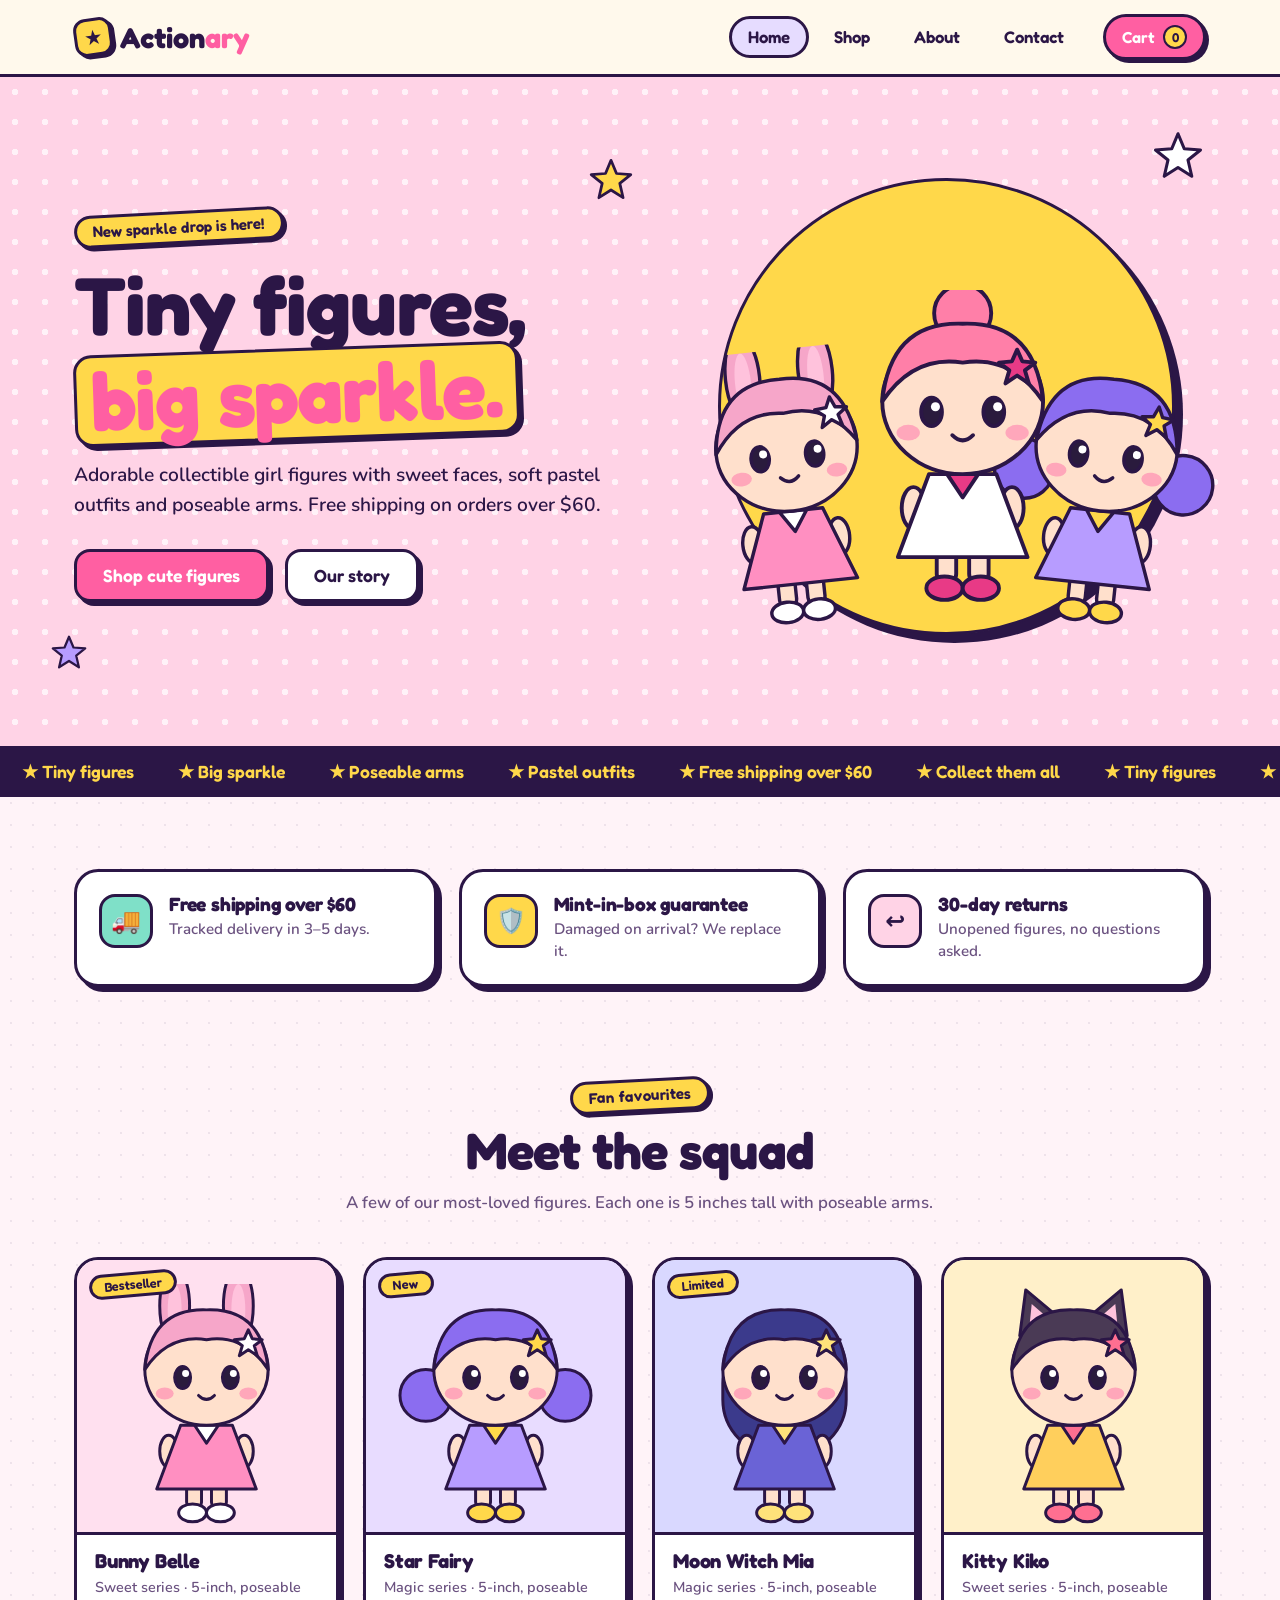
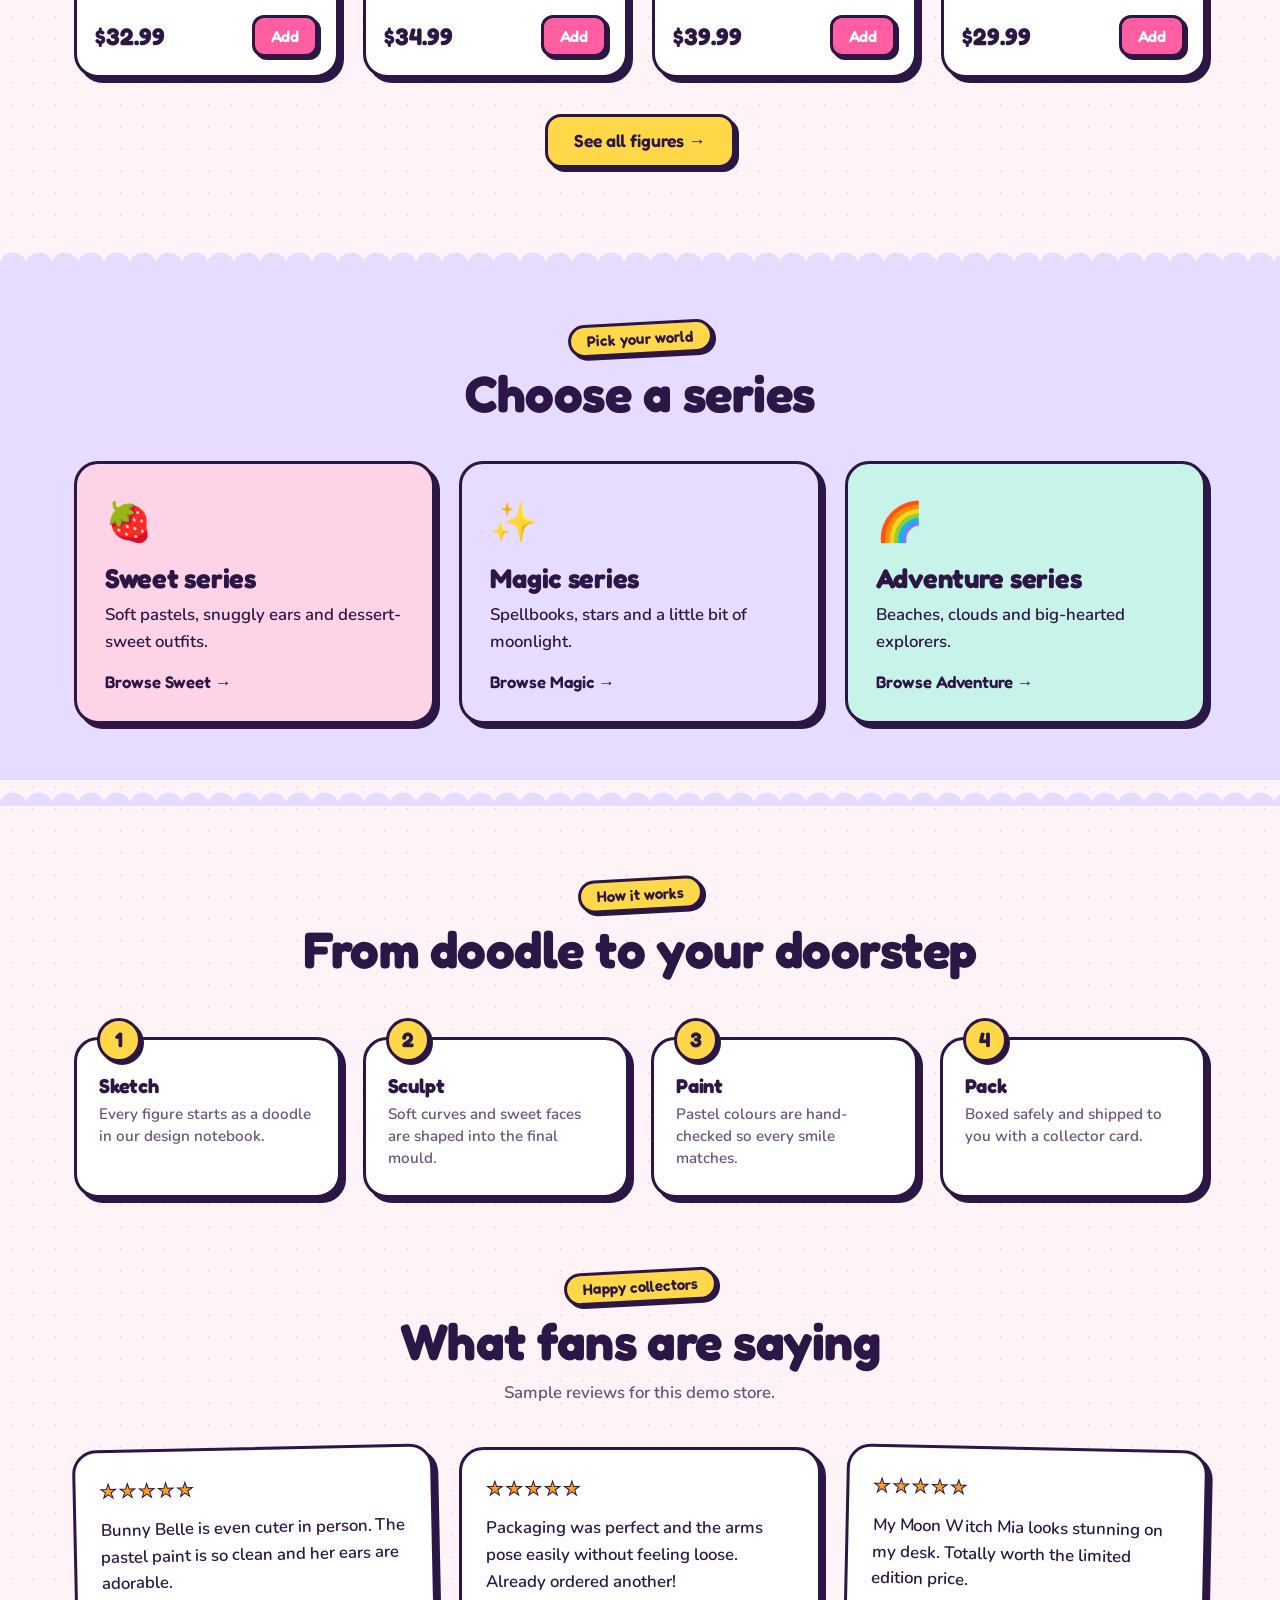
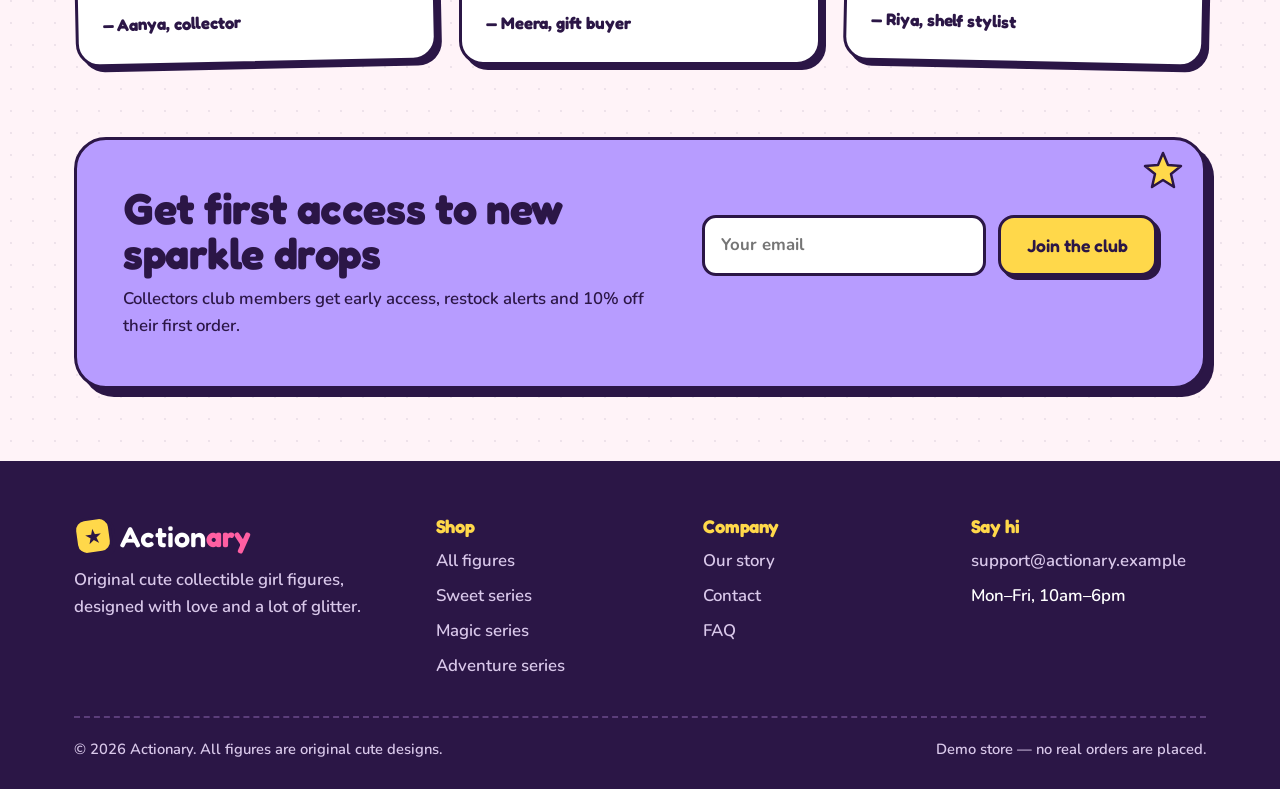
<file: index.html>
<!DOCTYPE html>
<html lang="en">
<head>
<meta charset="utf-8">
<meta name="viewport" content="width=device-width, initial-scale=1, viewport-fit=cover">
<title>Actionary — Cute collectible girl figures</title>
<meta name="description" content="Adorable collectible girl figures with sweet faces, pastel outfits and poseable arms.">
<link rel="preconnect" href="https://fonts.googleapis.com">
<link href="https://fonts.googleapis.com/css2?family=Fredoka:wght@500;600;700&family=Nunito:wght@600;700;800&display=swap" rel="stylesheet">
<link rel="stylesheet" href="styles.css">
</head>
<body data-page="home">
<div id="site-header"></div>
<main>
<div class="hero">
 <span class="deco" style="top:12%;left:46%" id="d1"></span><span class="deco" style="bottom:10%;left:4%;animation-delay:-2s" id="d2"></span><span class="deco" style="top:8%;right:6%;animation-delay:-3s" id="d3"></span>
 <div class="wrap">
  <div>
   <span class="sticker">New sparkle drop is here!</span>
   <h1>Tiny figures, <em>big sparkle.</em></h1>
   <p class="lead">Adorable collectible girl figures with sweet faces, soft pastel outfits and poseable arms. Free shipping on orders over $60.</p>
   <div class="cta"><a class="btn" href="shop.html">Shop cute figures</a><a class="btn white" href="about.html">Our story</a></div>
  </div>
  <div class="stage" id="stage" aria-hidden="true"><div class="blob"></div></div>
 </div>
</div>
<div class="marquee" aria-hidden="true"><div id="mq"></div></div>

<section>
 <div class="wrap perks">
  <div class="card perk" style="--c:var(--mint)"><i>🚚</i><div><h3>Free shipping over $60</h3><p>Tracked delivery in 3–5 days.</p></div></div>
  <div class="card perk" style="--c:var(--yellow)"><i>🛡️</i><div><h3>Mint-in-box guarantee</h3><p>Damaged on arrival? We replace it.</p></div></div>
  <div class="card perk" style="--c:var(--pink-soft)"><i>↩️</i><div><h3>30-day returns</h3><p>Unopened figures, no questions asked.</p></div></div>
 </div>
</section>

<section style="padding-top:20px">
 <div class="wrap">
  <div class="sec-head"><span class="sticker">Fan favourites</span><h2>Meet the squad</h2><p>A few of our most-loved figures. Each one is 5 inches tall with poseable arms.</p></div>
  <div class="grid" id="feat"></div>
  <p style="text-align:center;margin-top:36px"><a class="btn yellow" href="shop.html">See all figures →</a></p>
 </div>
</section>

<div class="scallop up" style="--c:var(--lilac-soft)"></div>
<section style="background:var(--lilac-soft);padding-block:56px">
 <div class="wrap">
  <div class="sec-head"><span class="sticker">Pick your world</span><h2>Choose a series</h2></div>
  <div class="series" id="series"></div>
 </div>
</section>
<div class="scallop" style="--c:var(--lilac-soft);transform:scaleY(-1)"></div>

<section>
 <div class="wrap">
  <div class="sec-head"><span class="sticker">How it works</span><h2>From doodle to your doorstep</h2></div>
  <div class="steps">
   <div class="card step"><h3>Sketch</h3><p>Every figure starts as a doodle in our design notebook.</p></div>
   <div class="card step"><h3>Sculpt</h3><p>Soft curves and sweet faces are shaped into the final mould.</p></div>
   <div class="card step"><h3>Paint</h3><p>Pastel colours are hand-checked so every smile matches.</p></div>
   <div class="card step"><h3>Pack</h3><p>Boxed safely and shipped to you with a collector card.</p></div>
  </div>
 </div>
</section>

<section style="padding-top:0">
 <div class="wrap">
  <div class="sec-head"><span class="sticker">Happy collectors</span><h2>What fans are saying</h2><p>Sample reviews for this demo store.</p></div>
  <div class="reviews">
   <div class="card rv"><div class="stars">★★★★★</div><p>Bunny Belle is even cuter in person. The pastel paint is so clean and her ears are adorable.</p><b>— Aanya, collector</b></div>
   <div class="card rv"><div class="stars">★★★★★</div><p>Packaging was perfect and the arms pose easily without feeling loose. Already ordered another!</p><b>— Meera, gift buyer</b></div>
   <div class="card rv"><div class="stars">★★★★★</div><p>My Moon Witch Mia looks stunning on my desk. Totally worth the limited edition price.</p><b>— Riya, shelf stylist</b></div>
  </div>
 </div>
</section>

<section style="padding-top:0">
 <div class="wrap"><div class="band">
  <span class="deco" style="top:10px;right:20px" id="d4"></span>
  <div><h2>Get first access to new sparkle drops</h2><p>Collectors club members get early access, restock alerts and 10% off their first order.</p></div>
  <div><form class="nl" style="display:flex;gap:12px;flex-wrap:wrap" onsubmit="return false"><input type="email" placeholder="Your email" aria-label="Email address" required><button class="btn yellow" type="submit">Join the club</button></form><p class="nlmsg" id="nl" role="status"></p></div>
 </div></div>
</section>
</main>
<div id="site-footer"></div>
<script src="app.js"></script>
<script>
const {P,SERIES,fig,card,star,$}=A;
$("#stage").insertAdjacentHTML("beforeend",[P[0],P[2],P[1]].map(p=>`<div class="f">${fig(p)}</div>`).join(""));
$("#feat").innerHTML=[P[0],P[1],P[4],P[3]].map(card).join("");
$("#series").innerHTML=Object.entries(SERIES).map(([k,v])=>`<a class="card sc" style="--c:${v.c}" href="shop.html?s=${k}"><span class="ic">${v.ic}</span><h3>${k} series</h3><p>${v.t}</p><span class="go">Browse ${k} →</span></a>`).join("");
const words=["Tiny figures","Big sparkle","Poseable arms","Pastel outfits","Free shipping over $60","Collect them all"];
const row=words.map(w=>`<span>★ ${w}</span>`).join("");$("#mq").innerHTML=row+row;
$("#d1").innerHTML=star("#ffd84a",44);$("#d2").innerHTML=star("#b79cff",36);$("#d3").innerHTML=star("#fff",50);$("#d4").innerHTML=star("#ffd84a",40);
</script>
</body>
</html>
</file>
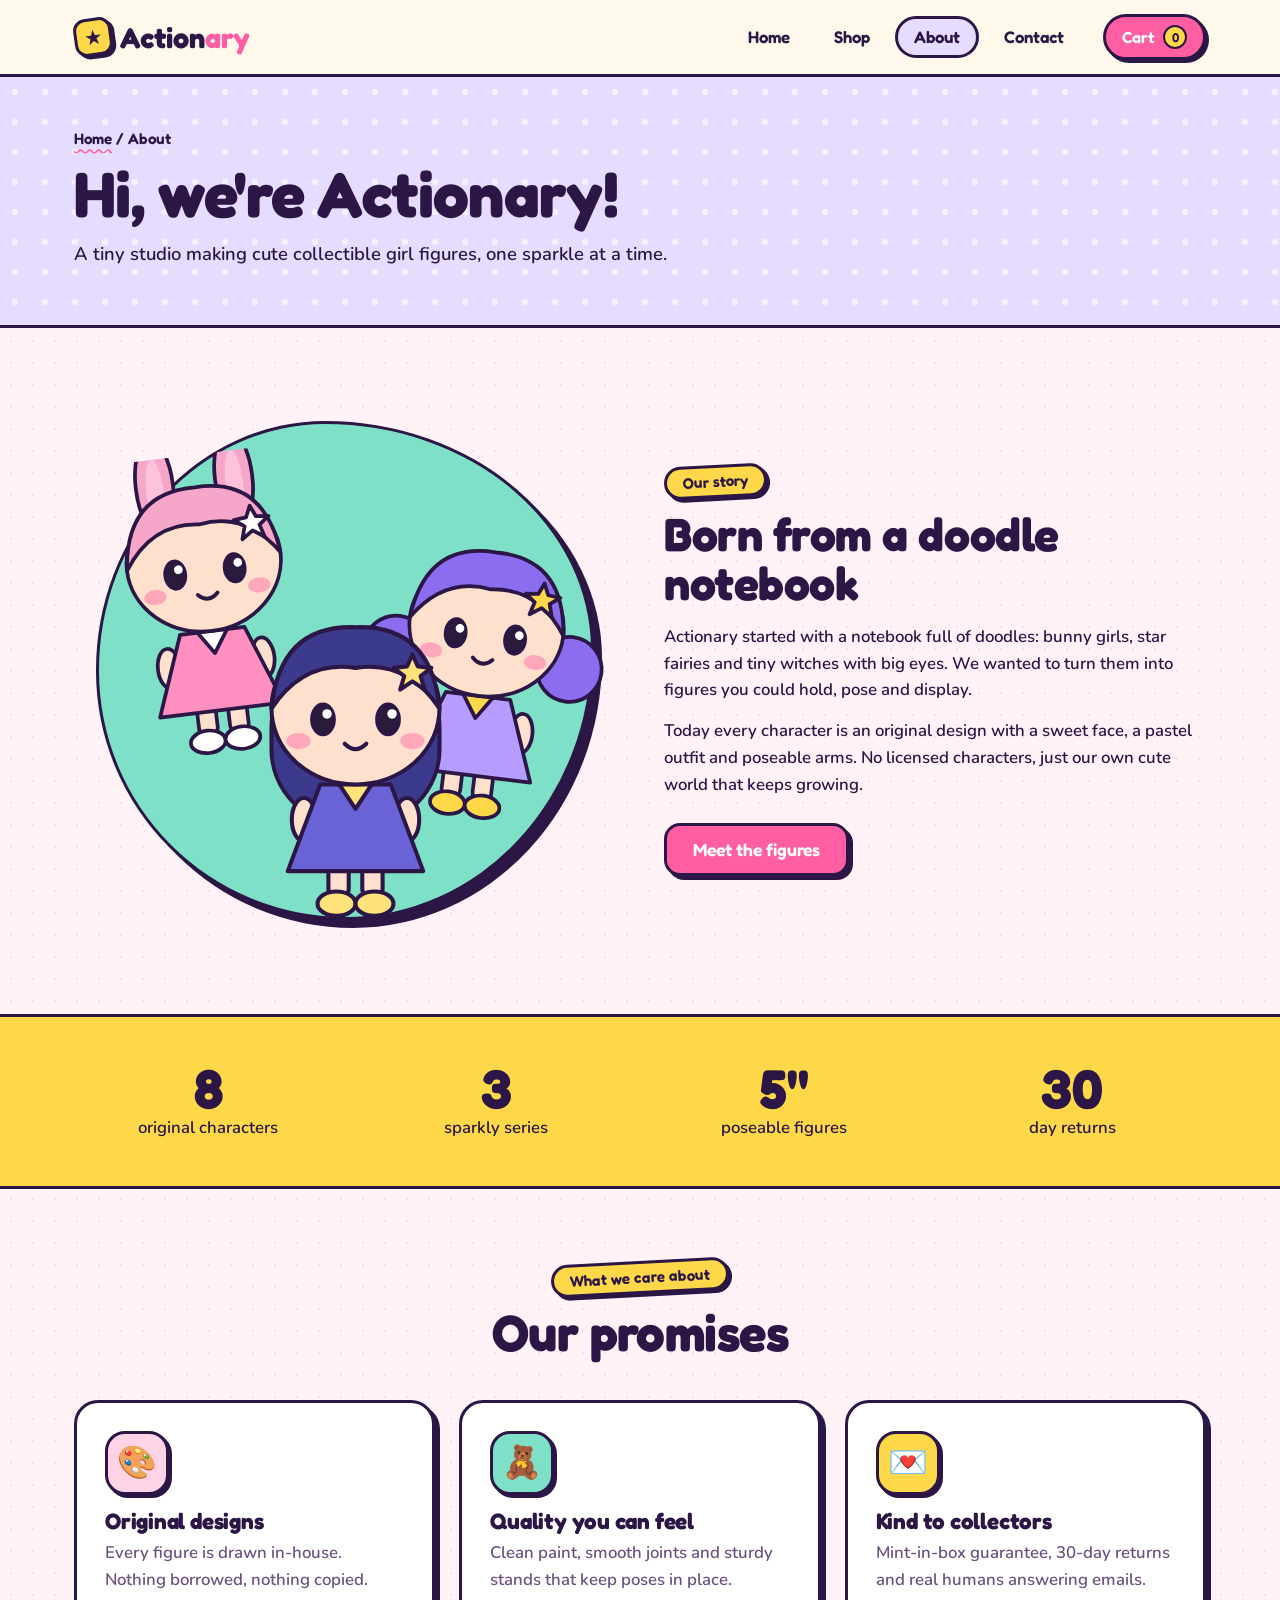
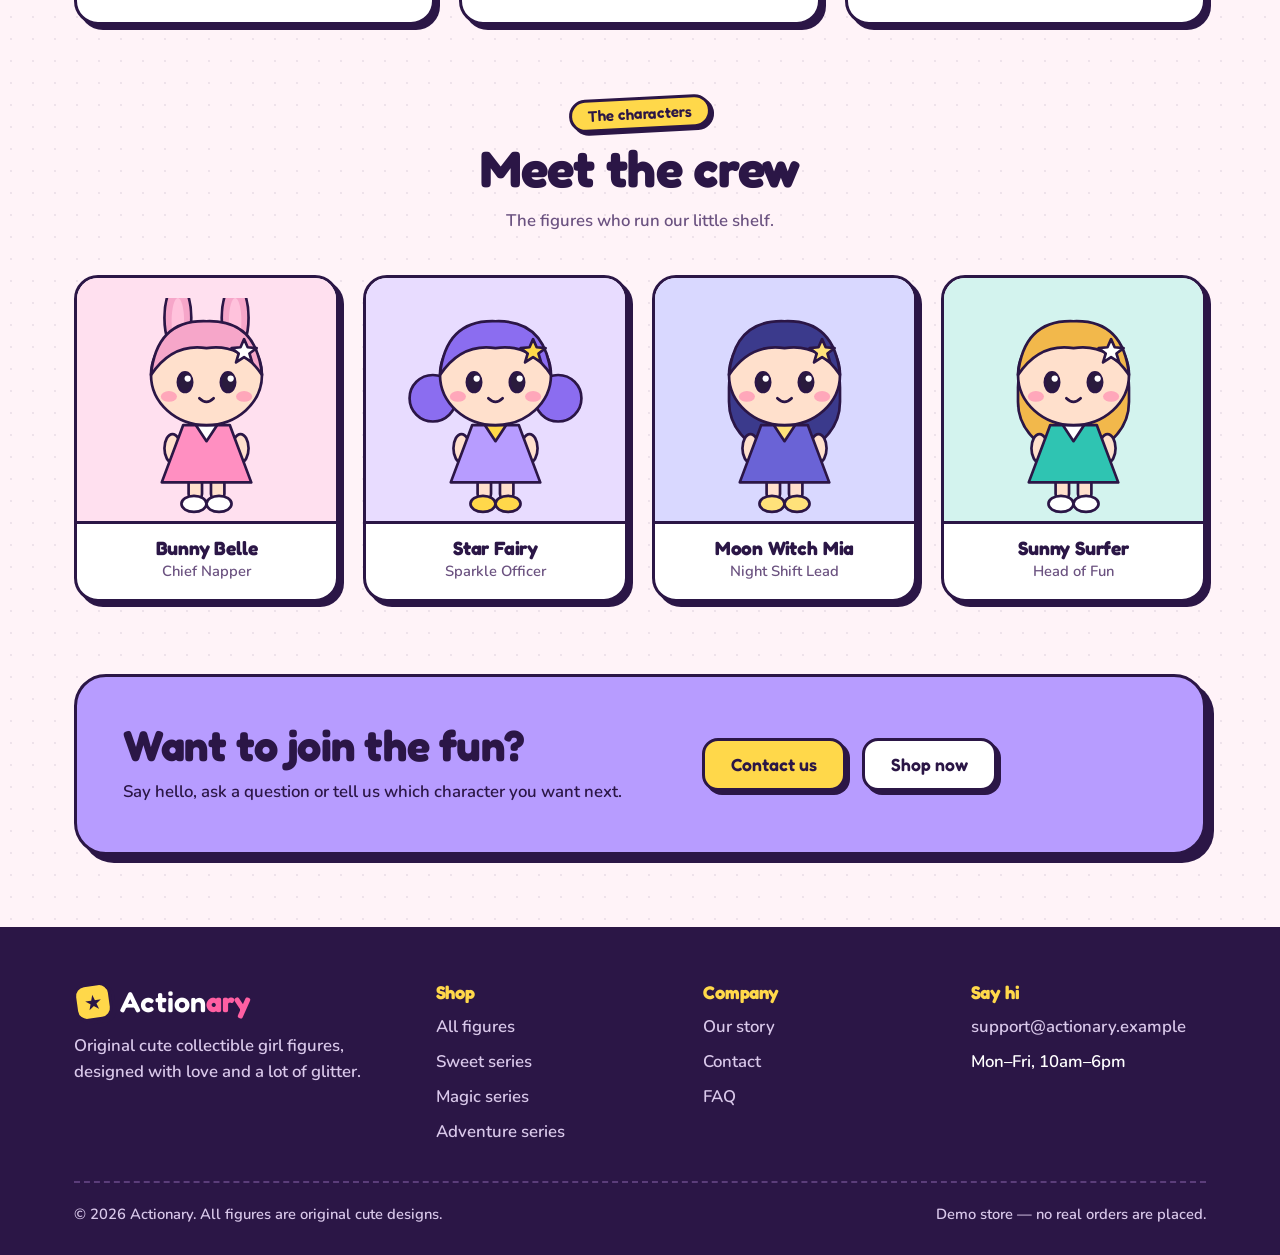
<file: about.html>
<!DOCTYPE html>
<html lang="en">
<head>
<meta charset="utf-8">
<meta name="viewport" content="width=device-width, initial-scale=1, viewport-fit=cover">
<title>About — Actionary</title>
<link rel="preconnect" href="https://fonts.googleapis.com">
<link href="https://fonts.googleapis.com/css2?family=Fredoka:wght@500;600;700&family=Nunito:wght@600;700;800&display=swap" rel="stylesheet">
<link rel="stylesheet" href="styles.css">
</head>
<body data-page="about">
<div id="site-header"></div>
<main>
<div class="phero" style="--c:var(--lilac-soft)"><div class="wrap">
 <div class="crumbs"><a href="index.html">Home</a> / About</div>
 <h1>Hi, we're Actionary!</h1>
 <p>A tiny studio making cute collectible girl figures, one sparkle at a time.</p>
</div></div>

<section><div class="wrap two">
 <div class="collage" aria-hidden="true"><div class="blob"></div></div>
 <div>
  <span class="sticker">Our story</span>
  <h2>Born from a doodle notebook</h2>
  <p>Actionary started with a notebook full of doodles: bunny girls, star fairies and tiny witches with big eyes. We wanted to turn them into figures you could hold, pose and display.</p>
  <p>Today every character is an original design with a sweet face, a pastel outfit and poseable arms. No licensed characters, just our own cute world that keeps growing.</p>
  <p style="margin-top:24px"><a class="btn" href="shop.html">Meet the figures</a></p>
 </div>
</div></section>

<div class="stats"><div class="wrap">
 <div><b>8</b>original characters</div><div><b>3</b>sparkly series</div><div><b>5"</b>poseable figures</div><div><b>30</b>day returns</div>
</div></div>

<section>
 <div class="wrap">
  <div class="sec-head"><span class="sticker">What we care about</span><h2>Our promises</h2></div>
  <div class="values">
   <div class="card val"><i style="--c:var(--pink-soft)">🎨</i><h3>Original designs</h3><p>Every figure is drawn in-house. Nothing borrowed, nothing copied.</p></div>
   <div class="card val"><i style="--c:var(--mint)">🧸</i><h3>Quality you can feel</h3><p>Clean paint, smooth joints and sturdy stands that keep poses in place.</p></div>
   <div class="card val"><i style="--c:var(--yellow)">💌</i><h3>Kind to collectors</h3><p>Mint-in-box guarantee, 30-day returns and real humans answering emails.</p></div>
  </div>
 </div>
</section>

<section style="padding-top:0">
 <div class="wrap">
  <div class="sec-head"><span class="sticker">The characters</span><h2>Meet the crew</h2><p>The figures who run our little shelf.</p></div>
  <div class="team" id="team"></div>
 </div>
</section>

<section style="padding-top:0"><div class="wrap"><div class="band">
 <div><h2>Want to join the fun?</h2><p>Say hello, ask a question or tell us which character you want next.</p></div>
 <div class="cta"><a class="btn yellow" href="contact.html">Contact us</a><a class="btn white" href="shop.html">Shop now</a></div>
</div></div></section>
</main>
<div id="site-footer"></div>
<script src="app.js"></script>
<script>
const {P,fig,$}=A;
$(".collage").insertAdjacentHTML("beforeend",[P[0],P[1],P[4]].map(p=>`<div class="f">${fig(p)}</div>`).join(""));
const roles={1:"Chief Napper",2:"Sparkle Officer",5:"Night Shift Lead",7:"Head of Fun"};
$("#team").innerHTML=[1,2,5,7].map(i=>{const p=P.find(x=>x.id===i);return `<div class="card tm"><div class="art" style="--c:${p.c}">${fig(p)}</div><div class="in"><h3>${p.n}</h3><span>${roles[i]}</span></div></div>`}).join("");
</script>
</body>
</html>
</file>
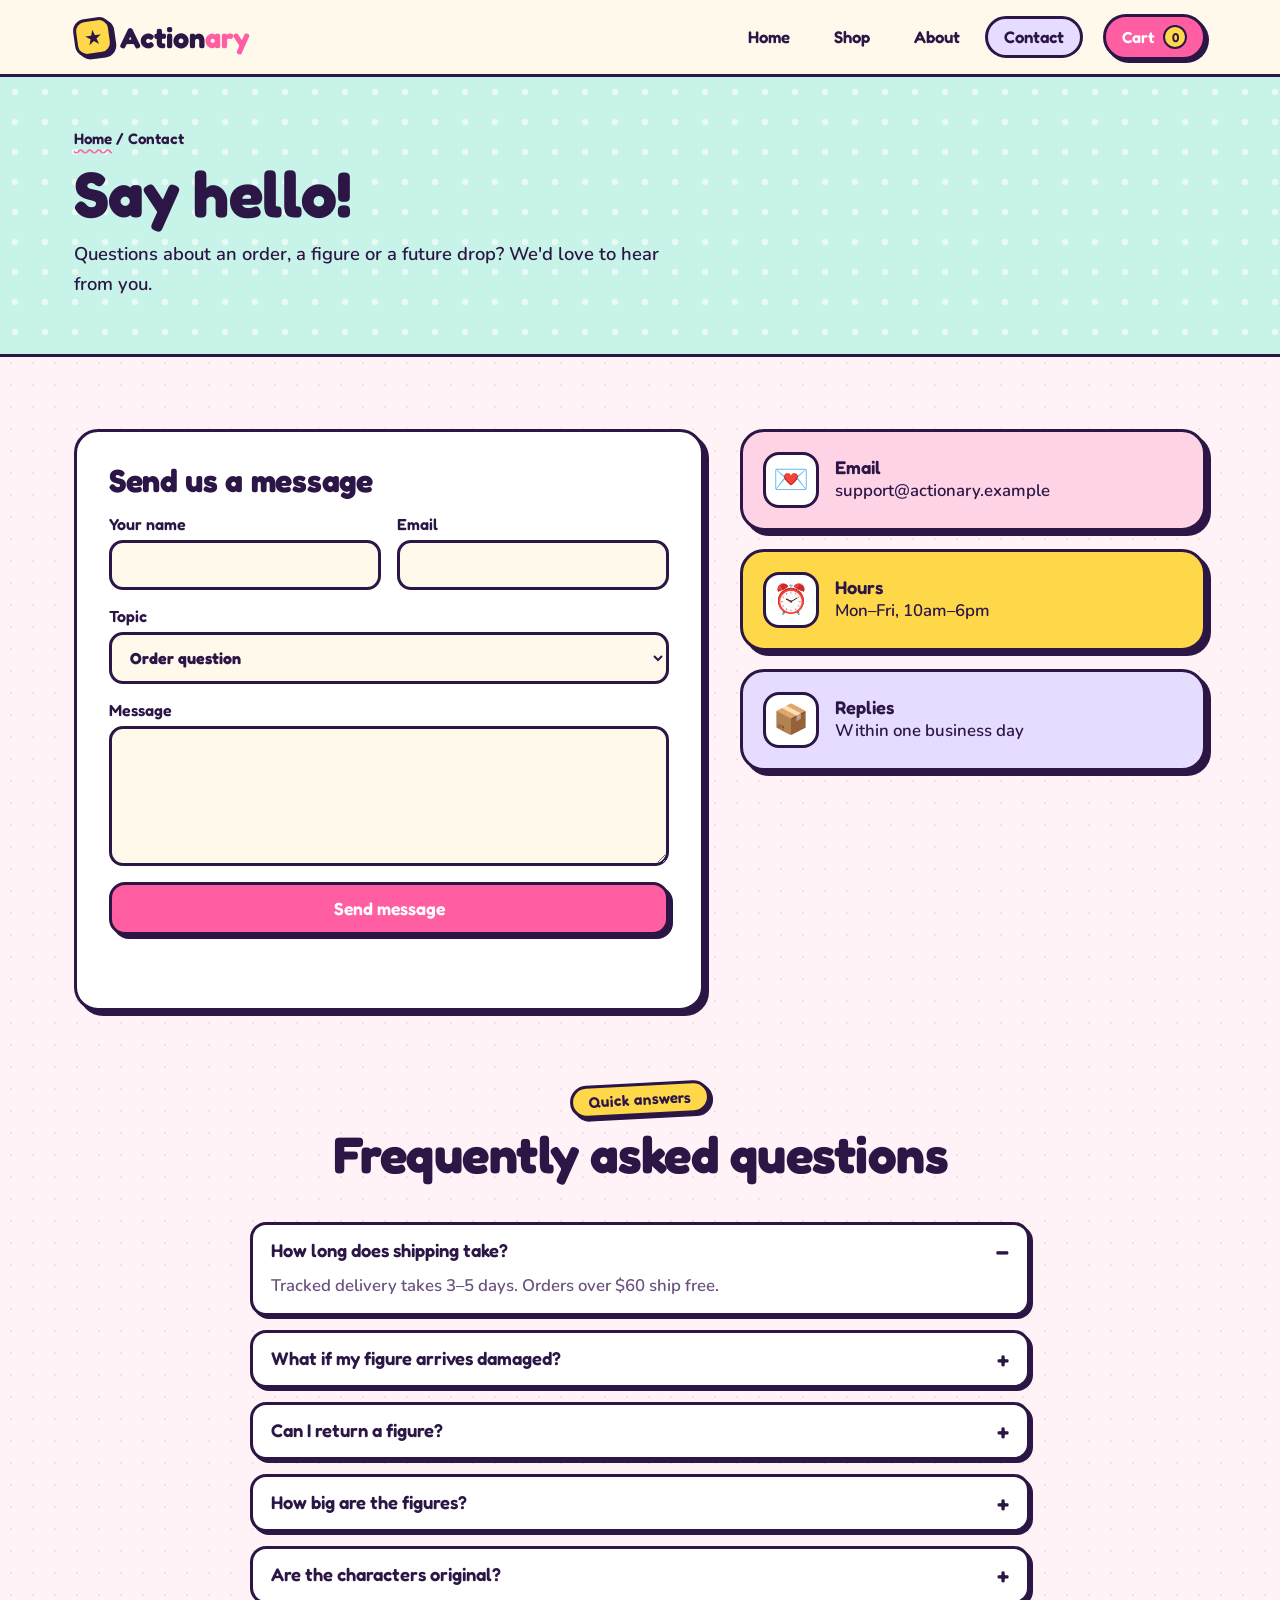
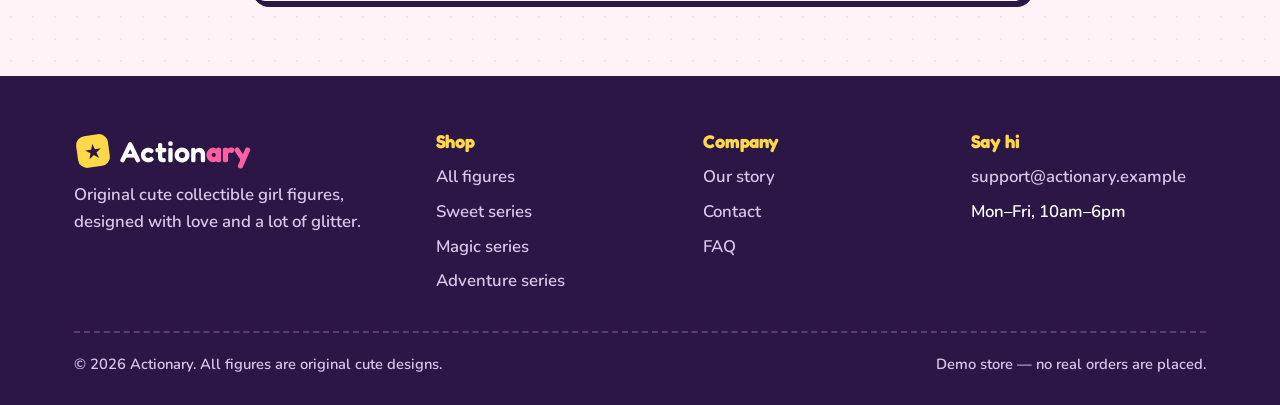
<file: contact.html>
<!DOCTYPE html>
<html lang="en">
<head>
<meta charset="utf-8">
<meta name="viewport" content="width=device-width, initial-scale=1, viewport-fit=cover">
<title>Contact — Actionary</title>
<link rel="preconnect" href="https://fonts.googleapis.com">
<link href="https://fonts.googleapis.com/css2?family=Fredoka:wght@500;600;700&family=Nunito:wght@600;700;800&display=swap" rel="stylesheet">
<link rel="stylesheet" href="styles.css">
</head>
<body data-page="contact">
<div id="site-header"></div>
<main>
<div class="phero" style="--c:#c8f3e8"><div class="wrap">
 <div class="crumbs"><a href="index.html">Home</a> / Contact</div>
 <h1>Say hello!</h1>
 <p>Questions about an order, a figure or a future drop? We'd love to hear from you.</p>
</div></div>

<section><div class="wrap cgrid">
 <form class="card form" id="cf">
  <h2>Send us a message</h2>
  <div class="two-f">
   <label>Your name<input name="name" autocomplete="name" required></label>
   <label>Email<input type="email" name="email" autocomplete="email" required></label>
  </div>
  <label>Topic<select name="topic"><option>Order question</option><option>Product question</option><option>Returns</option><option>Just saying hi</option></select></label>
  <label>Message<textarea name="msg" required></textarea></label>
  <button class="btn" type="submit">Send message</button>
  <p id="fmsg" role="status"></p>
 </form>
 <div class="info-cards">
  <div class="card ic2" style="--c:var(--pink-soft)"><i>💌</i><div><b>Email</b>support@actionary.example</div></div>
  <div class="card ic2" style="--c:var(--yellow)"><i>⏰</i><div><b>Hours</b>Mon–Fri, 10am–6pm</div></div>
  <div class="card ic2" style="--c:var(--lilac-soft)"><i>📦</i><div><b>Replies</b>Within one business day</div></div>
 </div>
</div></section>

<section id="faq" style="padding-top:0">
 <div class="wrap">
  <div class="sec-head"><span class="sticker">Quick answers</span><h2>Frequently asked questions</h2></div>
  <div class="faq">
   <details open><summary>How long does shipping take?</summary><p>Tracked delivery takes 3–5 days. Orders over $60 ship free.</p></details>
   <details><summary>What if my figure arrives damaged?</summary><p>Every figure is mint-in-box guaranteed. Contact us and we'll send a replacement.</p></details>
   <details><summary>Can I return a figure?</summary><p>Yes. Unopened figures can be returned within 30 days.</p></details>
   <details><summary>How big are the figures?</summary><p>Each figure is about 5 inches tall with poseable arms and a display stand.</p></details>
   <details><summary>Are the characters original?</summary><p>Yes. All Actionary figures are original cute designs made in-house.</p></details>
  </div>
 </div>
</section>
</main>
<div id="site-footer"></div>
<script src="app.js"></script>
<script>
A.$("#cf").addEventListener("submit",e=>{e.preventDefault();A.$("#fmsg").textContent="Thanks! Your message is on its way. (Demo form — nothing was sent.) 💌";e.target.reset()});
</script>
</body>
</html>
</file>
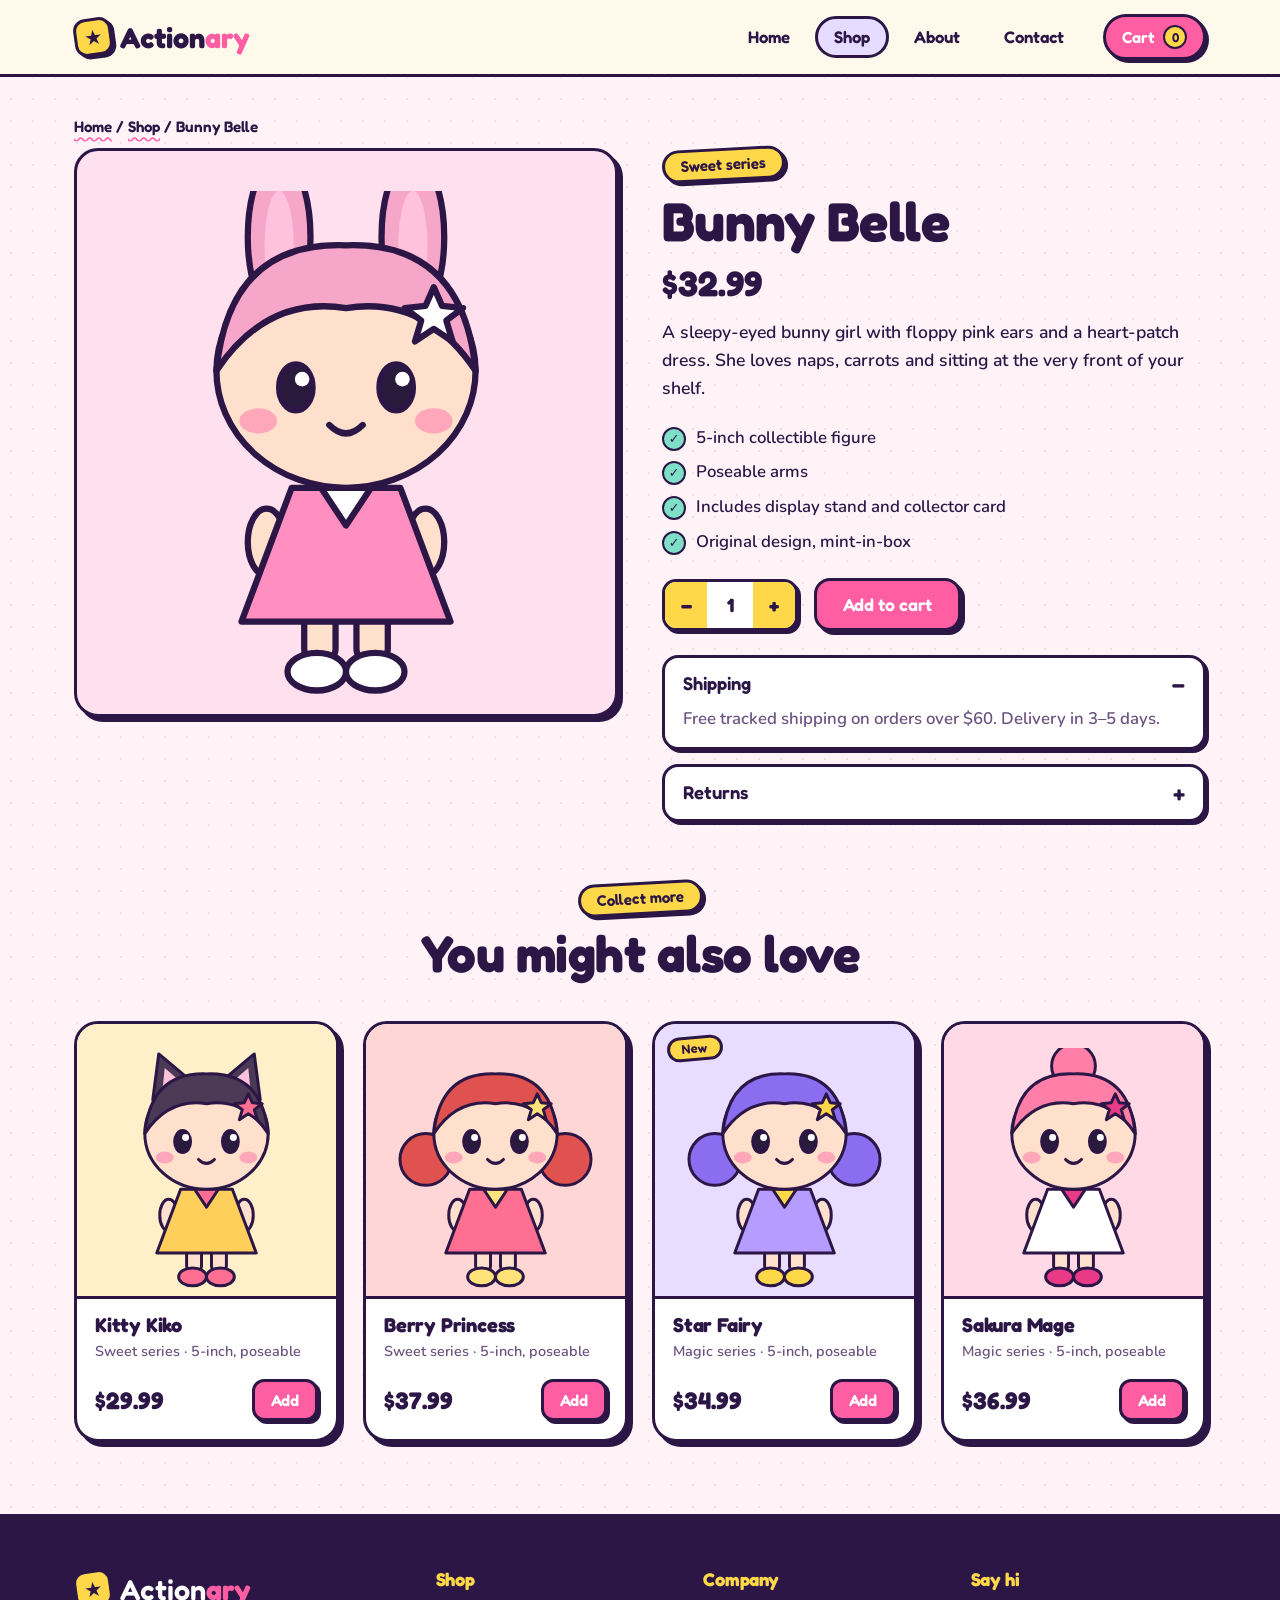
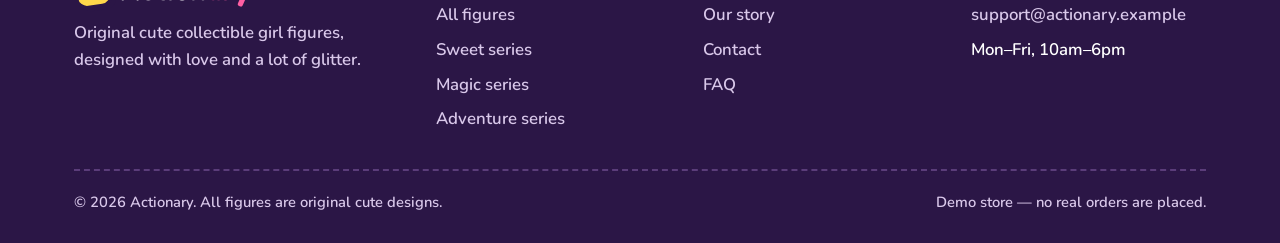
<file: product.html>
<!DOCTYPE html>
<html lang="en">
<head>
<meta charset="utf-8">
<meta name="viewport" content="width=device-width, initial-scale=1, viewport-fit=cover">
<title>Figure — Actionary</title>
<link rel="preconnect" href="https://fonts.googleapis.com">
<link href="https://fonts.googleapis.com/css2?family=Fredoka:wght@500;600;700&family=Nunito:wght@600;700;800&display=swap" rel="stylesheet">
<link rel="stylesheet" href="styles.css">
</head>
<body data-page="shop">
<div id="site-header"></div>
<main>
<section style="padding-block:40px 20px"><div class="wrap">
 <div class="crumbs"><a href="index.html">Home</a> / <a href="shop.html">Shop</a> / <span id="bc"></span></div>
 <div class="pview" id="pv"></div>
</div></section>
<section style="padding-top:40px"><div class="wrap">
 <div class="sec-head"><span class="sticker">Collect more</span><h2>You might also love</h2></div>
 <div class="grid" id="rel"></div>
</div></section>
</main>
<div id="site-footer"></div>
<script src="app.js"></script>
<script>
const {P,fig,fmt,card,$,add}=A;
const id=+new URLSearchParams(location.search).get("id");
const p=P.find(x=>x.id===id)||P[0];
document.title=p.n+" — Actionary";
$("#bc").textContent=p.n;
$("#pv").innerHTML=`
<div class="card big" style="--c:${p.c}">${fig(p)}</div>
<div class="pinfo">
 <span class="sticker">${p.s} series</span>
 <h1>${p.n}</h1>
 <div class="price">${fmt(p.p)}</div>
 <p class="desc">${p.d}</p>
 <ul class="checks"><li>5-inch collectible figure</li><li>Poseable arms</li><li>Includes display stand and collector card</li><li>Original design, mint-in-box</li></ul>
 <div class="buy">
  <div class="stepper"><button id="m" aria-label="Decrease quantity">−</button><output id="q" aria-live="polite">1</output><button id="pl" aria-label="Increase quantity">+</button></div>
  <button class="btn" id="addq">Add to cart</button>
 </div>
 <details open><summary>Shipping</summary><p>Free tracked shipping on orders over $60. Delivery in 3–5 days.</p></details>
 <details><summary>Returns</summary><p>30-day returns on unopened figures. Damaged on arrival? We replace it.</p></details>
</div>`;
let n=1;
$("#m").onclick=()=>{n=Math.max(1,n-1);$("#q").textContent=n};
$("#pl").onclick=()=>{n=Math.min(9,n+1);$("#q").textContent=n};
$("#addq").onclick=()=>{add(p.id,n);n=1;$("#q").textContent=1};
const rel=P.filter(x=>x.id!==p.id).sort((a,b)=>(b.s===p.s)-(a.s===p.s)).slice(0,4);
$("#rel").innerHTML=rel.map(card).join("");
</script>
</body>
</html>
</file>
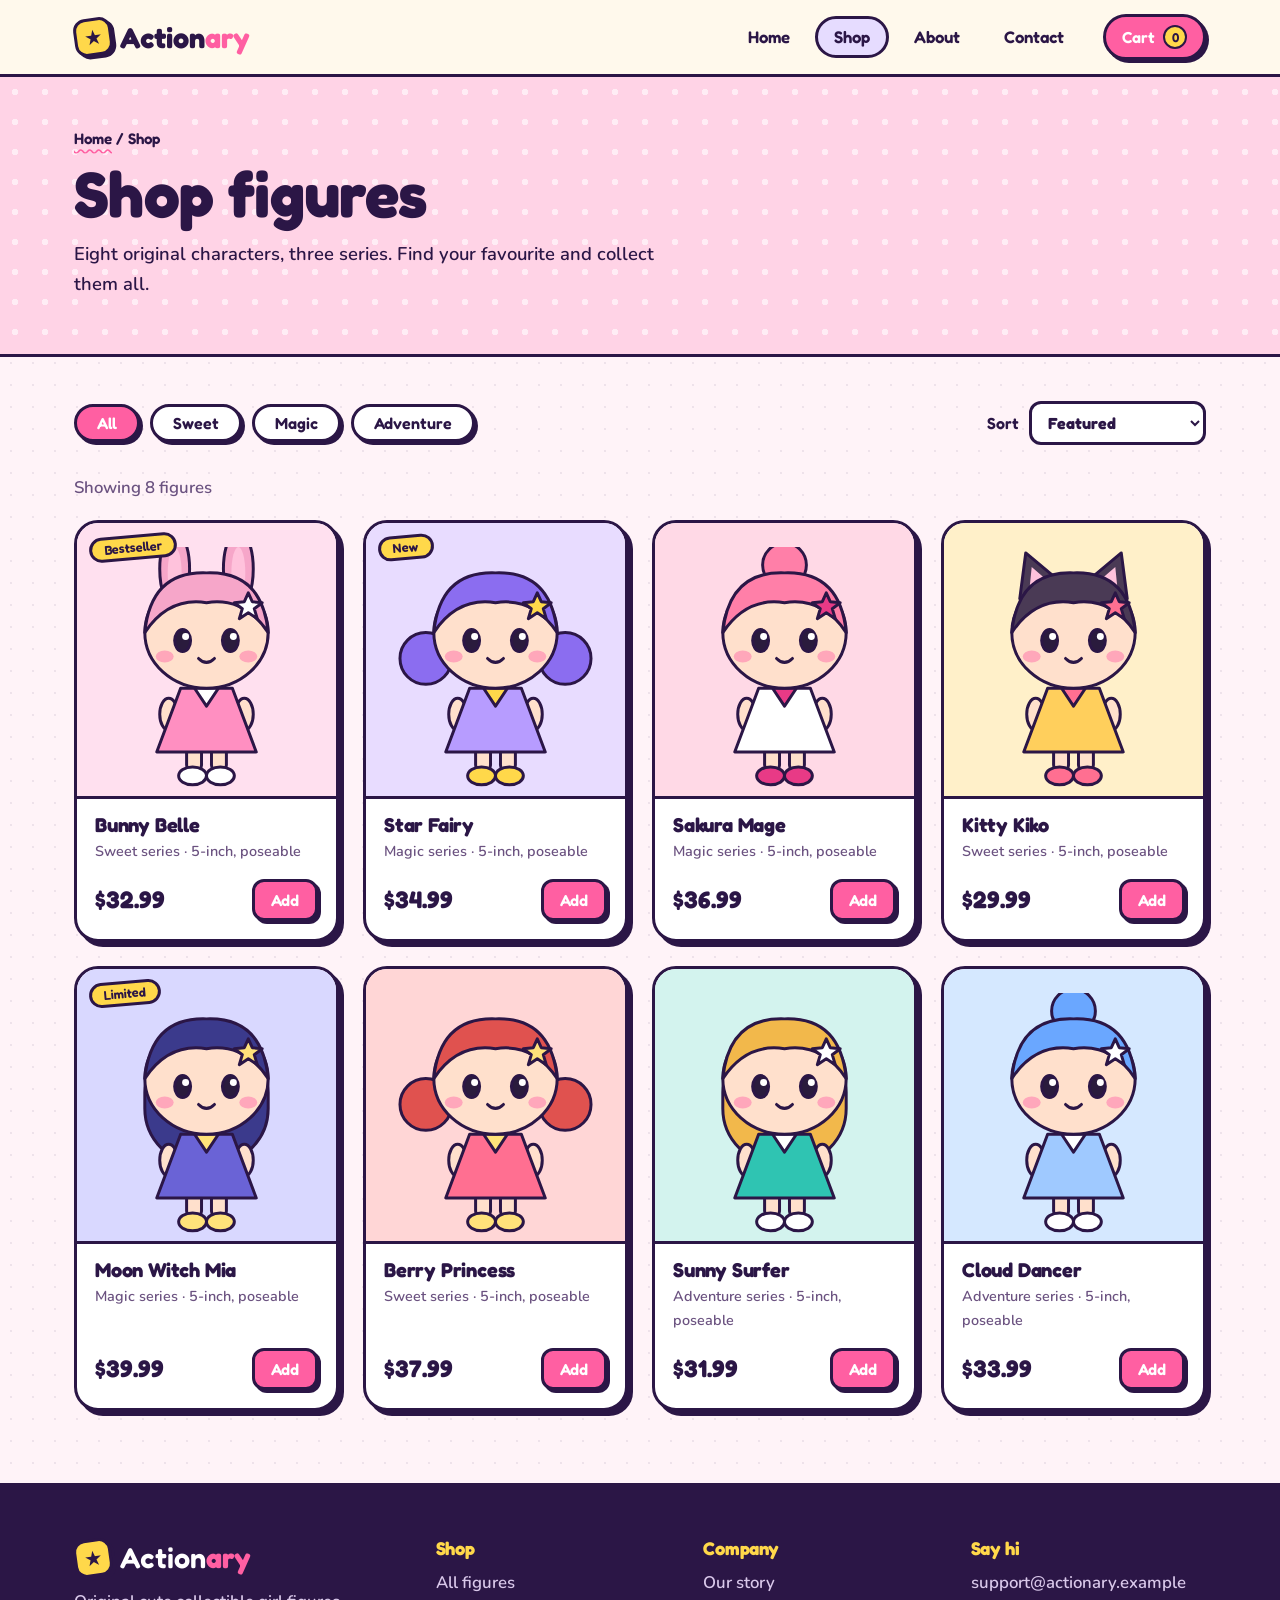
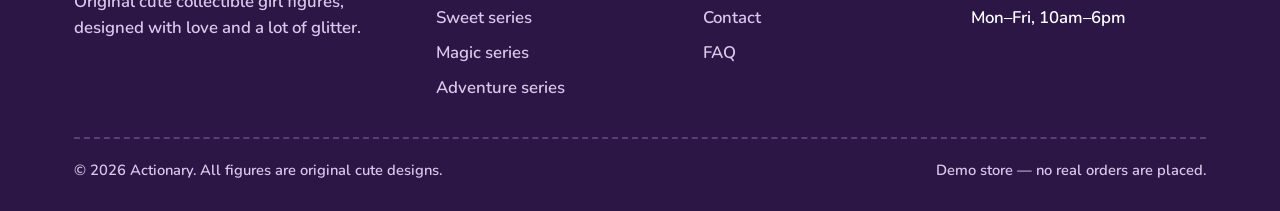
<file: shop.html>
<!DOCTYPE html>
<html lang="en">
<head>
<meta charset="utf-8">
<meta name="viewport" content="width=device-width, initial-scale=1, viewport-fit=cover">
<title>Shop — Actionary</title>
<link rel="preconnect" href="https://fonts.googleapis.com">
<link href="https://fonts.googleapis.com/css2?family=Fredoka:wght@500;600;700&family=Nunito:wght@600;700;800&display=swap" rel="stylesheet">
<link rel="stylesheet" href="styles.css">
</head>
<body data-page="shop">
<div id="site-header"></div>
<main>
<div class="phero" style="--c:var(--pink-soft)"><div class="wrap">
 <div class="crumbs"><a href="index.html">Home</a> / Shop</div>
 <h1 id="title">Shop figures</h1>
 <p id="sub">Eight original characters, three series. Find your favourite and collect them all.</p>
</div></div>
<section style="padding-top:44px"><div class="wrap">
 <div class="toolbar">
  <div class="chips" id="chips" role="group" aria-label="Filter by series"></div>
  <label class="sel">Sort <select id="sort"><option value="feat">Featured</option><option value="lo">Price: low to high</option><option value="hi">Price: high to low</option><option value="az">Name A–Z</option></select></label>
 </div>
 <p class="count" id="count-l" role="status"></p>
 <div class="grid" id="grid"></div>
</div></section>
</main>
<div id="site-footer"></div>
<script src="app.js"></script>
<script>
const {P,SERIES,card,$}=A;
const cats=["All",...Object.keys(SERIES)];
const q=new URLSearchParams(location.search).get("s");
let cat=cats.includes(q)?q:"All",sort="feat";
function draw(){
 $("#chips").innerHTML=cats.map(c=>`<button class="chip" aria-pressed="${c===cat}" data-c="${c}">${c}</button>`).join("");
 let l=P.filter(p=>cat==="All"||p.s===cat);
 if(sort==="lo")l.sort((a,b)=>a.p-b.p);if(sort==="hi")l.sort((a,b)=>b.p-a.p);if(sort==="az")l.sort((a,b)=>a.n.localeCompare(b.n));
 $("#grid").innerHTML=l.map(card).join("");
 $("#count-l").textContent=`Showing ${l.length} figure${l.length===1?"":"s"}`;
 $("#title").textContent=cat==="All"?"Shop figures":cat+" series";
 $("#sub").textContent=cat==="All"?"Eight original characters, three series. Find your favourite and collect them all.":SERIES[cat].t;
}
$("#chips").addEventListener("click",e=>{const b=e.target.closest("[data-c]");if(b){cat=b.dataset.c;draw()}});
$("#sort").onchange=e=>{sort=e.target.value;draw()};
draw();
</script>
</body>
</html>
</file>
<file: styles.css>
:root{--ink:#2b1646;--bg:#fff3f8;--cream:#fff9ec;--pink:#ff5fa2;--pink-soft:#ffd3e6;--lilac:#b79cff;--lilac-soft:#e6dcff;--yellow:#ffd84a;--mint:#7fe0c8;--sky:#9bd4ff;--muted:#6b5280;--sh:5px 5px 0 var(--ink)}
*,*::before,*::after{box-sizing:border-box}
html{scroll-behavior:smooth;scroll-padding-top:90px}
body{margin:0;background:var(--bg);color:var(--ink);font:600 1.05rem/1.6 Nunito,system-ui,sans-serif;background-image:radial-gradient(rgba(43,22,70,.08) 1.5px,transparent 1.5px);background-size:22px 22px;overflow-x:hidden}
h1,h2,h3,h4{font-family:Fredoka,"Nunito",system-ui,sans-serif;font-weight:700;line-height:1.05;margin:0;letter-spacing:-.01em}
p{margin:0}
a{color:inherit}
button{font:inherit;color:inherit;cursor:pointer}
img,svg{max-width:100%}
:focus-visible{outline:4px solid var(--lilac);outline-offset:3px;border-radius:10px}
.wrap{max-width:1180px;margin:0 auto;padding:0 24px}
.muted{color:var(--muted)}

/* header */
header.site{position:sticky;top:0;z-index:40;background:var(--cream);border-bottom:3px solid var(--ink)}
.nav{display:flex;align-items:center;gap:20px;height:74px}
.logo{font:700 1.8rem Fredoka,sans-serif;text-decoration:none;display:flex;align-items:center;gap:8px;margin-right:auto}
.logo b{color:var(--pink);-webkit-text-stroke:0}
.mark{display:grid;place-items:center;width:38px;height:38px;background:var(--yellow);border:3px solid var(--ink);border-radius:12px;box-shadow:3px 3px 0 var(--ink);transform:rotate(-8deg);font-size:1.1rem}
.menu{display:flex;gap:6px;align-items:center}
.menu a{text-decoration:none;font:600 1.05rem Fredoka,sans-serif;padding:8px 16px;border-radius:99px;border:3px solid transparent}
.menu a:hover{background:var(--pink-soft)}
.menu a[aria-current="page"]{background:var(--lilac-soft);border-color:var(--ink)}
.cartbtn{background:var(--pink);color:#fff;border:3px solid var(--ink);border-radius:99px;padding:8px 16px;font:600 1rem Fredoka,sans-serif;display:flex;gap:8px;align-items:center;box-shadow:3px 3px 0 var(--ink);transition:transform .12s,box-shadow .12s}
.cartbtn:hover{transform:translate(-1px,-1px);box-shadow:4px 4px 0 var(--ink)}
.cartbtn span{background:var(--yellow);color:var(--ink);border:2px solid var(--ink);border-radius:99px;min-width:24px;height:24px;display:grid;place-items:center;font-size:.8rem;padding:0 5px}
.burger{display:none;background:var(--yellow);border:3px solid var(--ink);border-radius:12px;width:44px;height:44px;font-size:1.3rem;box-shadow:3px 3px 0 var(--ink)}

/* buttons */
.btn{display:inline-flex;align-items:center;justify-content:center;gap:8px;background:var(--pink);color:#fff;font:600 1.1rem Fredoka,sans-serif;padding:13px 26px;border:3px solid var(--ink);border-radius:16px;box-shadow:4px 4px 0 var(--ink);text-decoration:none;transition:transform .12s,box-shadow .12s}
.btn:hover{transform:translate(-2px,-2px);box-shadow:6px 6px 0 var(--ink)}
.btn:active{transform:translate(3px,3px);box-shadow:1px 1px 0 var(--ink)}
.btn.yellow{background:var(--yellow);color:var(--ink)}
.btn.white{background:#fff;color:var(--ink)}
.btn.small{padding:8px 16px;font-size:1rem;border-radius:12px;box-shadow:3px 3px 0 var(--ink)}
.btn:disabled{opacity:.5;cursor:not-allowed}

/* common */
.sticker{display:inline-block;background:var(--yellow);border:3px solid var(--ink);border-radius:99px;padding:4px 16px;font:600 .95rem Fredoka,sans-serif;transform:rotate(-3deg);box-shadow:3px 3px 0 var(--ink)}
.card{background:#fff;border:3px solid var(--ink);border-radius:24px;box-shadow:var(--sh)}
section{padding:72px 0;position:relative}
.sec-head{text-align:center;margin-bottom:40px}
.sec-head h2{font-size:clamp(2.1rem,4.5vw,3.2rem);margin-top:12px}
.sec-head p{color:var(--muted);max-width:36em;margin:12px auto 0}
.scallop{height:26px;background:radial-gradient(circle at 13px 0,var(--c,#fff) 13px,transparent 14px) 0 0/26px 26px repeat-x}
.scallop.up{background:radial-gradient(circle at 13px 26px,var(--c,#fff) 13px,transparent 14px) 0 0/26px 26px repeat-x}
.deco{position:absolute;pointer-events:none;animation:float 5s ease-in-out infinite}
@keyframes float{50%{transform:translateY(-14px) rotate(6deg)}}
@keyframes wob{0%,100%{transform:rotate(-2deg)}50%{transform:rotate(2deg)}}
.fig *{stroke:var(--ink);stroke-width:3;stroke-linejoin:round}
.fig .ns{stroke:none}

/* hero */
.hero{background:var(--pink-soft);border-bottom:3px solid var(--ink);position:relative;overflow:hidden;background-image:radial-gradient(rgba(255,255,255,.7) 3px,transparent 3px);background-size:30px 30px}
.hero .wrap{display:grid;grid-template-columns:1.05fr .95fr;gap:40px;align-items:center;padding-block:70px 80px}
.hero h1{font-size:clamp(2.8rem,6.4vw,5.2rem);margin:18px 0 20px}
.hero h1 em{font-style:normal;color:var(--pink);background:var(--yellow);border:3px solid var(--ink);border-radius:18px;padding:0 14px;display:inline-block;transform:rotate(-2deg);box-shadow:4px 4px 0 var(--ink)}
.hero p.lead{font-size:1.2rem;max-width:30em;margin-bottom:28px}
.cta{display:flex;gap:16px;flex-wrap:wrap}
.stage{position:relative;aspect-ratio:1/1;display:grid;place-items:center}
.stage .blob{position:absolute;inset:6%;background:var(--yellow);border:3px solid var(--ink);border-radius:50%;box-shadow:8px 8px 0 var(--ink)}
.stage .f{position:absolute;width:44%}
.stage .f:nth-child(2){left:-2%;bottom:6%;transform:rotate(-6deg)}
.stage .f:nth-child(3){left:28%;bottom:10%;width:50%;z-index:2;animation:wob 3s ease-in-out infinite}
.stage .f:nth-child(4){right:-2%;bottom:6%;transform:rotate(6deg)}
.stage .f svg{width:100%;height:auto;display:block}

/* marquee */
.marquee{background:var(--ink);color:var(--yellow);overflow:hidden;border-bottom:3px solid var(--ink);white-space:nowrap}
.marquee div{display:inline-block;padding:12px 0;font:600 1.1rem Fredoka,sans-serif;animation:mq 28s linear infinite}
.marquee span{margin:0 22px}
@keyframes mq{to{transform:translateX(-50%)}}

/* perks */
.perks{display:grid;grid-template-columns:repeat(3,1fr);gap:22px}
.perk{padding:22px;display:flex;gap:16px;align-items:flex-start}
.perk i{font-style:normal;width:54px;height:54px;border:3px solid var(--ink);border-radius:16px;display:grid;place-items:center;font-size:1.5rem;flex:none;background:var(--c,var(--mint))}
.perk h3{font-size:1.2rem;margin-bottom:4px}
.perk p{color:var(--muted);font-size:.95rem;line-height:1.45}

/* products */
.grid{display:grid;grid-template-columns:repeat(4,1fr);gap:24px}
.pc{background:#fff;border:3px solid var(--ink);border-radius:24px;box-shadow:var(--sh);overflow:hidden;display:flex;flex-direction:column;transition:transform .18s,box-shadow .18s}
.pc:hover{transform:translateY(-6px) rotate(-1deg);box-shadow:8px 10px 0 var(--ink)}
.pc .art{background:var(--c);padding:24px 30px 0;position:relative;border-bottom:3px solid var(--ink);display:block}
.pc .art svg{width:100%;height:auto;display:block}
.pc .tag{position:absolute;top:12px;left:12px;background:var(--yellow);border:3px solid var(--ink);border-radius:99px;font:600 .8rem Fredoka,sans-serif;padding:2px 12px;transform:rotate(-5deg)}
.pc .info{padding:16px 18px 18px;display:flex;flex-direction:column;gap:4px;flex:1}
.pc h3{font-size:1.25rem}
.pc h3 a{text-decoration:none}
.pc .meta{color:var(--muted);font-size:.9rem}
.pc .row{display:flex;justify-content:space-between;align-items:center;margin-top:auto;padding-top:12px}
.price{font:700 1.5rem Fredoka,sans-serif}

/* series cards */
.series{display:grid;grid-template-columns:repeat(3,1fr);gap:24px}
.sc{padding:28px;text-decoration:none;display:flex;flex-direction:column;gap:10px;background:var(--c);transition:transform .18s}
.sc:hover{transform:translateY(-6px) rotate(1deg)}
.sc .ic{font-size:2.4rem}
.sc h3{font-size:1.7rem}
.sc span.go{font:600 1.05rem Fredoka,sans-serif;margin-top:6px}

/* steps */
.steps{display:grid;grid-template-columns:repeat(4,1fr);gap:22px;counter-reset:s}
.step{padding:26px 22px;position:relative;margin-top:20px}
.step::before{counter-increment:s;content:counter(s);position:absolute;top:-22px;left:20px;width:44px;height:44px;border-radius:50%;background:var(--yellow);border:3px solid var(--ink);display:grid;place-items:center;font:700 1.3rem Fredoka,sans-serif;box-shadow:3px 3px 0 var(--ink)}
.step h3{font-size:1.25rem;margin:10px 0 6px}
.step p{color:var(--muted);font-size:.95rem;line-height:1.45}

/* reviews */
.reviews{display:grid;grid-template-columns:repeat(3,1fr);gap:24px}
.rv{padding:24px;position:relative}
.rv:nth-child(1){transform:rotate(-1.2deg)}.rv:nth-child(3){transform:rotate(1.2deg)}
.rv .stars{color:#ff9f1c;letter-spacing:2px;font-size:1.2rem;-webkit-text-stroke:1px var(--ink)}
.rv p{margin:10px 0 14px}
.rv b{font-family:Fredoka,sans-serif}

/* band */
.band{background:var(--lilac);border:3px solid var(--ink);border-radius:32px;box-shadow:8px 8px 0 var(--ink);padding:46px;display:grid;grid-template-columns:1.2fr 1fr;gap:32px;align-items:center;position:relative;overflow:hidden}
.band h2{font-size:clamp(1.9rem,3.6vw,2.7rem)}
.band p{margin-top:10px}
.band form{display:flex;gap:12px;flex-wrap:wrap}
.band input{flex:1 1 200px;font:inherit;font-weight:700;padding:14px 16px;border-radius:14px;border:3px solid var(--ink);background:#fff;color:var(--ink)}
#nl{margin-top:10px;font-weight:800;min-height:1.5em}

/* inner page hero */
.phero{background:var(--c,var(--lilac-soft));border-bottom:3px solid var(--ink);padding:52px 0 56px;position:relative;overflow:hidden;background-image:radial-gradient(rgba(255,255,255,.6) 3px,transparent 3px);background-size:30px 30px}
.crumbs{font:600 .95rem Fredoka,sans-serif;margin-bottom:12px}
.crumbs a{text-decoration:none;text-decoration:underline wavy var(--pink);text-underline-offset:4px}
.phero h1{font-size:clamp(2.4rem,5.5vw,4rem)}
.phero p{max-width:34em;margin-top:12px;font-size:1.15rem}

/* shop toolbar */
.toolbar{display:flex;justify-content:space-between;align-items:center;gap:16px;flex-wrap:wrap;margin-bottom:30px}
.chips{display:flex;gap:10px;flex-wrap:wrap}
.chip{border:3px solid var(--ink);background:#fff;border-radius:99px;padding:6px 20px;font:600 1rem Fredoka,sans-serif;box-shadow:3px 3px 0 var(--ink)}
.chip[aria-pressed="true"]{background:var(--pink);color:#fff}
.sel{display:flex;gap:10px;align-items:center;font:600 1rem Fredoka,sans-serif}
.sel select{font:inherit;font-weight:700;border:3px solid var(--ink);border-radius:12px;padding:8px 12px;background:#fff;color:var(--ink)}
.count{color:var(--muted);margin-bottom:18px}

/* product page */
.pview{display:grid;grid-template-columns:1fr 1fr;gap:44px;align-items:start}
.pview .big{background:var(--c);padding:40px 60px 0;overflow:hidden;position:relative}
.pview .big svg{width:100%;height:auto;display:block}
.pinfo h1{font-size:clamp(2.3rem,4.5vw,3.4rem);margin:12px 0}
.pinfo .price{font-size:2.2rem}
.pinfo .desc{margin:14px 0 22px;font-size:1.1rem}
.buy{display:flex;gap:16px;align-items:center;flex-wrap:wrap;margin-bottom:24px}
.stepper{display:flex;align-items:center;border:3px solid var(--ink);border-radius:14px;background:#fff;box-shadow:3px 3px 0 var(--ink);overflow:hidden}
.stepper button{border:0;background:var(--yellow);width:42px;height:46px;font:700 1.3rem Fredoka,sans-serif}
.stepper output{min-width:46px;text-align:center;font:700 1.2rem Fredoka,sans-serif}
.checks{list-style:none;margin:0 0 22px;padding:0;display:grid;gap:8px}
.checks li::before{content:"✓";display:inline-grid;place-items:center;width:24px;height:24px;margin-right:10px;border-radius:50%;background:var(--mint);border:2px solid var(--ink);font-size:.8rem;font-weight:800}
details{background:#fff;border:3px solid var(--ink);border-radius:16px;padding:14px 18px;box-shadow:3px 3px 0 var(--ink)}
details+details{margin-top:14px}
summary{font:600 1.15rem Fredoka,sans-serif;cursor:pointer;list-style:none;display:flex;justify-content:space-between;gap:12px}
summary::-webkit-details-marker{display:none}
summary::after{content:"+";font-size:1.5rem;line-height:1}
details[open] summary::after{content:"–"}
details p{margin-top:10px;color:var(--muted)}

/* about */
.two{display:grid;grid-template-columns:1fr 1fr;gap:48px;align-items:center}
.two h2{font-size:clamp(2rem,4vw,2.9rem);margin:12px 0 16px}
.two p+p{margin-top:14px}
.collage{position:relative;aspect-ratio:1/1}
.collage .blob{position:absolute;inset:4%;background:var(--mint);border:3px solid var(--ink);border-radius:46% 54% 50% 50%/50% 46% 54% 50%;box-shadow:8px 8px 0 var(--ink)}
.collage .f{position:absolute;width:46%}
.collage .f:nth-child(2){left:2%;top:10%;transform:rotate(-7deg)}
.collage .f:nth-child(3){right:2%;top:22%;transform:rotate(7deg)}
.collage .f:nth-child(4){left:27%;bottom:2%;width:50%;z-index:2}
.collage svg{width:100%;height:auto;display:block}
.values{display:grid;grid-template-columns:repeat(3,1fr);gap:24px}
.val{padding:28px}
.val i{font-style:normal;font-size:2rem;display:grid;place-items:center;width:64px;height:64px;border:3px solid var(--ink);border-radius:20px;background:var(--c);margin-bottom:14px;box-shadow:3px 3px 0 var(--ink)}
.val h3{font-size:1.4rem;margin-bottom:8px}
.val p{color:var(--muted)}
.stats{background:var(--yellow);border-block:3px solid var(--ink);padding:44px 0}
.stats .wrap{display:grid;grid-template-columns:repeat(4,1fr);gap:20px;text-align:center}
.stats b{display:block;font:700 clamp(2.2rem,4.5vw,3.4rem) Fredoka,sans-serif;line-height:1}
.team{display:grid;grid-template-columns:repeat(4,1fr);gap:24px}
.tm{overflow:hidden;text-align:center}
.tm .art{background:var(--c);padding:20px 40px 0;border-bottom:3px solid var(--ink)}
.tm .art svg{width:100%;height:auto;display:block}
.tm div.in{padding:14px}
.tm h3{font-size:1.2rem}
.tm span{color:var(--muted);font-size:.92rem}

/* contact */
.cgrid{display:grid;grid-template-columns:1.15fr .85fr;gap:36px;align-items:start}
.form{padding:32px;display:grid;gap:16px}
.form h2{font-size:2rem}
.form label{display:grid;gap:6px;font:600 1rem Fredoka,sans-serif}
.form input,.form select,.form textarea{font:inherit;font-weight:700;padding:12px 14px;border:3px solid var(--ink);border-radius:14px;background:var(--cream);color:var(--ink);width:100%}
.form textarea{min-height:140px;resize:vertical}
.two-f{display:grid;grid-template-columns:1fr 1fr;gap:16px}
#fmsg{font-weight:800;min-height:1.5em}
.info-cards{display:grid;gap:18px}
.ic2{padding:20px;display:flex;gap:16px;align-items:center;background:var(--c)}
.ic2 i{font-style:normal;font-size:1.8rem;width:56px;height:56px;border:3px solid var(--ink);border-radius:16px;display:grid;place-items:center;background:#fff;flex:none}
.ic2 b{font:600 1.15rem Fredoka,sans-serif;display:block}
.faq{max-width:780px;margin:0 auto}

/* footer */
footer.site{background:var(--ink);color:#fff;margin-top:0;padding:56px 0 28px}
.fgrid{display:grid;grid-template-columns:1.4fr 1fr 1fr 1fr;gap:32px}
footer.site .logo{color:#fff;margin-bottom:12px}
footer.site .mark{color:var(--ink)}
footer.site p,footer.site a{color:#d9c8ea;font-weight:600}
footer.site h4{font-size:1.15rem;margin-bottom:12px;color:var(--yellow)}
footer.site ul{list-style:none;padding:0;margin:0;display:grid;gap:8px}
footer.site a{text-decoration:none}
footer.site a:hover{color:#fff;text-decoration:underline wavy var(--pink)}
.legal{border-top:2px dashed #5b3d7a;margin-top:36px;padding-top:20px;display:flex;justify-content:space-between;flex-wrap:wrap;gap:10px;font-size:.92rem;color:#d9c8ea}

/* cart drawer */
.veil{position:fixed;inset:0;background:rgba(43,22,70,.55);opacity:0;pointer-events:none;transition:opacity .25s;z-index:60}
.veil.on{opacity:1;pointer-events:auto}
aside#cart{position:fixed;top:0;right:0;bottom:0;width:min(430px,100%);background:var(--cream);border-left:3px solid var(--ink);z-index:61;transform:translateX(105%);transition:transform .3s;display:flex;flex-direction:column;padding:20px 22px}
aside#cart.on{transform:none}
.chead{display:flex;justify-content:space-between;align-items:center}
.chead h2{font-size:1.8rem}
.x{background:var(--yellow);border:3px solid var(--ink);border-radius:12px;width:42px;height:42px;font-size:1.4rem;line-height:1;box-shadow:3px 3px 0 var(--ink)}
.ship{margin-top:14px;font-size:.92rem}
.bar{height:16px;border:3px solid var(--ink);border-radius:99px;background:#fff;overflow:hidden;margin-top:6px}
.bar i{display:block;height:100%;background:var(--pink);width:0;transition:width .3s}
#items{flex:1;overflow:auto;margin:16px 0;display:grid;gap:12px;align-content:start}
.it{display:grid;grid-template-columns:62px 1fr auto;gap:12px;align-items:center;background:#fff;border:3px solid var(--ink);border-radius:16px;padding:10px}
.it .sw{width:62px;height:62px;border-radius:12px;background:var(--c);border:2px solid var(--ink);overflow:hidden;display:flex;align-items:flex-end;justify-content:center}
.it .sw svg{width:80%;height:auto;display:block}
.it b{font-family:Fredoka,sans-serif;font-size:1.05rem;display:block}
.qty{display:flex;gap:8px;align-items:center;margin-top:4px;font-weight:800}
.qty button{width:28px;height:28px;border-radius:8px;border:2px solid var(--ink);background:var(--yellow);font-weight:800;line-height:1}
.empty{color:var(--muted);text-align:center;padding:30px 10px}
.total{display:flex;justify-content:space-between;font:700 1.5rem Fredoka,sans-serif;margin-bottom:14px}
#co{width:100%}

@media(max-width:1000px){.grid{grid-template-columns:repeat(2,1fr)}.hero .wrap,.band,.pview,.two,.cgrid{grid-template-columns:1fr}.perks,.series,.reviews,.values{grid-template-columns:1fr}.steps,.team{grid-template-columns:repeat(2,1fr)}.stats .wrap{grid-template-columns:repeat(2,1fr)}.fgrid{grid-template-columns:1fr 1fr}.stage{max-width:480px;margin:0 auto;width:100%}.collage{max-width:440px;margin:0 auto;width:100%}
 .burger{display:block}.menu{position:absolute;top:74px;left:0;right:0;background:var(--cream);border-bottom:3px solid var(--ink);flex-direction:column;align-items:stretch;padding:12px 24px 18px;display:none}.menu.on{display:flex}.menu a{text-align:center}}
@media(max-width:560px){.grid,.steps,.team{grid-template-columns:1fr}.band{padding:28px}.two-f{grid-template-columns:1fr}.fgrid{grid-template-columns:1fr}.pview .big{padding:30px 40px 0}}
@media(prefers-reduced-motion:reduce){*{animation:none!important;transition:none!important}html{scroll-behavior:auto}}
</file>
